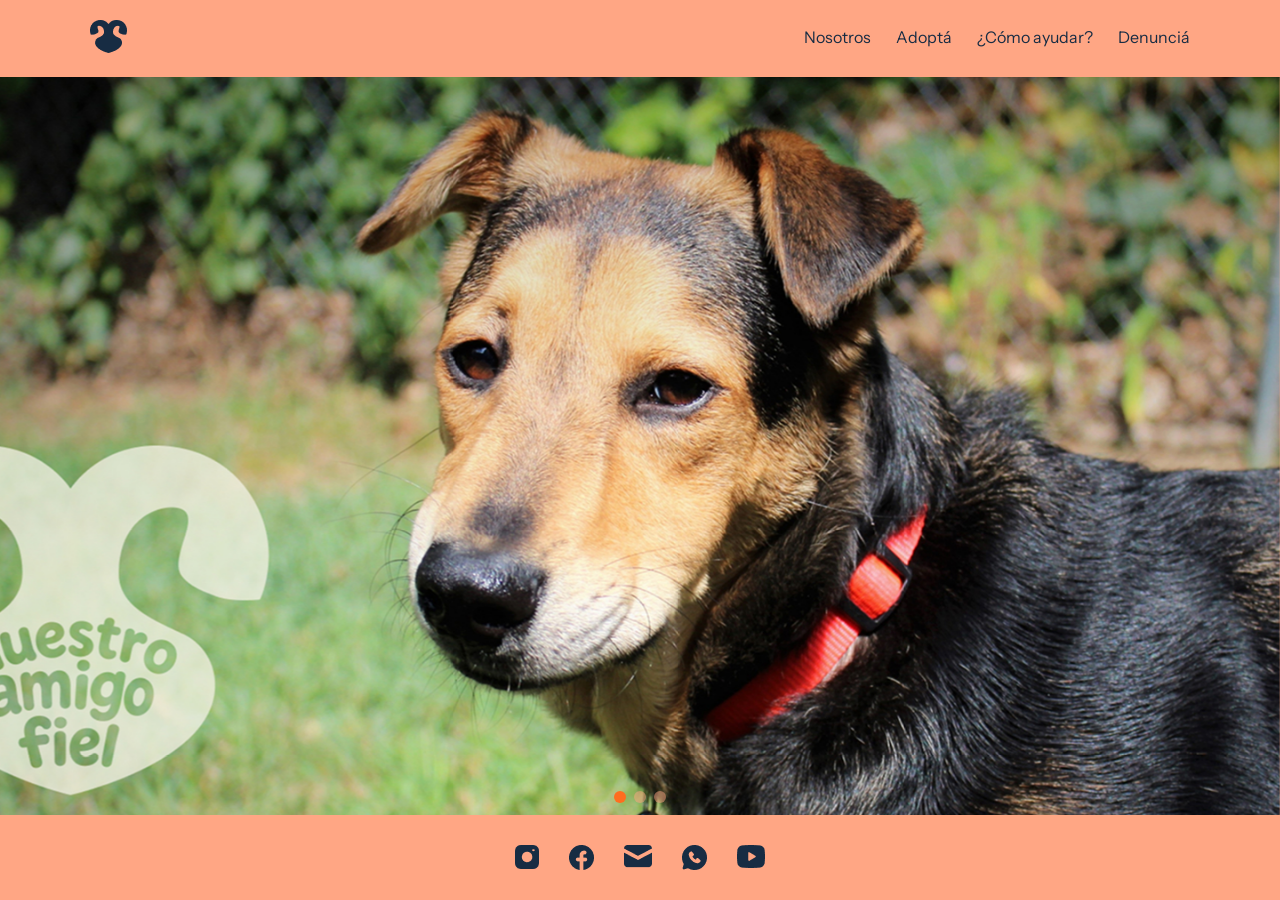
<file: index.html>
<!DOCTYPE html>
<html>

<head>
    <meta charset="utf-8" />
    <title>Inicio</title>
    <link rel="stylesheet" href="estilosg.css" type="text/css">
    <link rel="icon" type="image/x-icon" href="imagenes/iconos/favicon.png">
    <link rel="stylesheet" href="swiper/swiper-bundle.min.css">
    <meta name="viewport" content="width=device-width, initial-scale=1.0">
    <style>
        @import url('https://fonts.googleapis.com/css2?family=Fredoka:wght@300..700&family=Instrument+Sans:ital,wght@0,400..700;1,400..700&display=swap');
    </style>
</head>

<body id="body-index">
    <header>
        <div class="contenedor">
            <a href="index.html" target="_self">
                <div class="isotipo"></div>
            </a>
            <nav>
                <a href="nosotros.html">Nosotros</a>
                <a href="adopta.html">Adoptá</a>
                <a href="comoayudar.html">¿Cómo ayudar?</a>
                <a href="denuncia.html">Denunciá</a>
            </nav>
        </div>
    </header>

    <main id="mainindex">
        <div id="galeria-index" class="swiper">
            <div class="swiper-wrapper">
                <div class="swiper-slide">
                    <img id="perroadopción" src="imagenes/img/index_slide1.jpg" alt="perro en adopción">
                </div>
                <div class="swiper-slide">
                    <img id="gatoadopcion" src="imagenes/img/index_slide2.jpg" alt="gato en adopción">
                </div>
                <div class="swiper-slide">
                    <img id="perroadopcion2" src="imagenes/img/index_slide3.jpg" alt="perro en adopción">
                </div>
            </div>
            <div class="swiper-pagination"></div>
        </div>
    </main>

    <footer id="footer-index">
        <ul id="contacto-index">
            <li>
                <a href="https://www.instagram.com/asoc.nuestroamigofiel/" target="_blank" class="instagram">
                    <img class="normal" src="imagenes/iconos/icono-instagram.png" alt="icono instagram" width="24px"
                        height="24px">
                    <img class="hover" src="imagenes/iconos/icono-instagram-naranja.png" alt="icono instagram"
                        width="24px" height="24px">
                </a>
            </li>
            <li>
                <a href="https://www.facebook.com/NuestroAmigoFiel" target="_blank" class="facebook">
                    <img class="normal" src="imagenes/iconos/icono-facebook.png" alt="icono facebook" width="25px"
                        height="25px">
                    <img class="hover" src="imagenes/iconos/icono-facebook-naranja.png" alt="icono facebook"
                        width="25px" height="25px">
                </a>
            </li>
            <li>
                <a href="mailto:info@nuestroamigofiel.com.ar" target="_blank" class="mail">
                    <img class="normal" src="imagenes/iconos/icono-mail.png" alt="icono mail" width="28px"
                        height="23px">
                    <img class="hover" src="imagenes/iconos/icono-mail-naranja.png" alt="icono mail" width="28px"
                        height="23px">
                </a>
            </li>
            <li>
                <a href="tel:1137265450" target="_blank" class="whatsapp">
                    <img class="normal" src="imagenes/iconos/icono-whatsapp.png" alt="icono whatsapp" width="25px"
                        height="25px">
                    <img class="hover" src="imagenes/iconos/icono-whatsapp-naranja.png" alt="icono whatsapp"
                        width="25px" height="25px">
                </a>
            </li>
            <li>
                <a href="https://www.youtube.com/user/nuestroamigofielr" target="_blank" class="youtube">
                    <img class="normal" src="imagenes/iconos/icono-youtube.png" alt="icono youtube" width="28px"
                        height="23px">
                    <img class="hover" src="imagenes/iconos/icono-youtube-naranja.png" alt="icono youtube" width="28px"
                        height="23px">
                </a>
            </li>
        </ul>
    </footer>
    <script src="swiper/swiper-bundle.min.js"></script>
    <script>
        const swiper = new Swiper('#galeria-index', {
            loop: true,

            pagination: {
                el: '.swiper-pagination',
                clickable: true,
            },
        });
    </script>
</body>

</html>
</file>
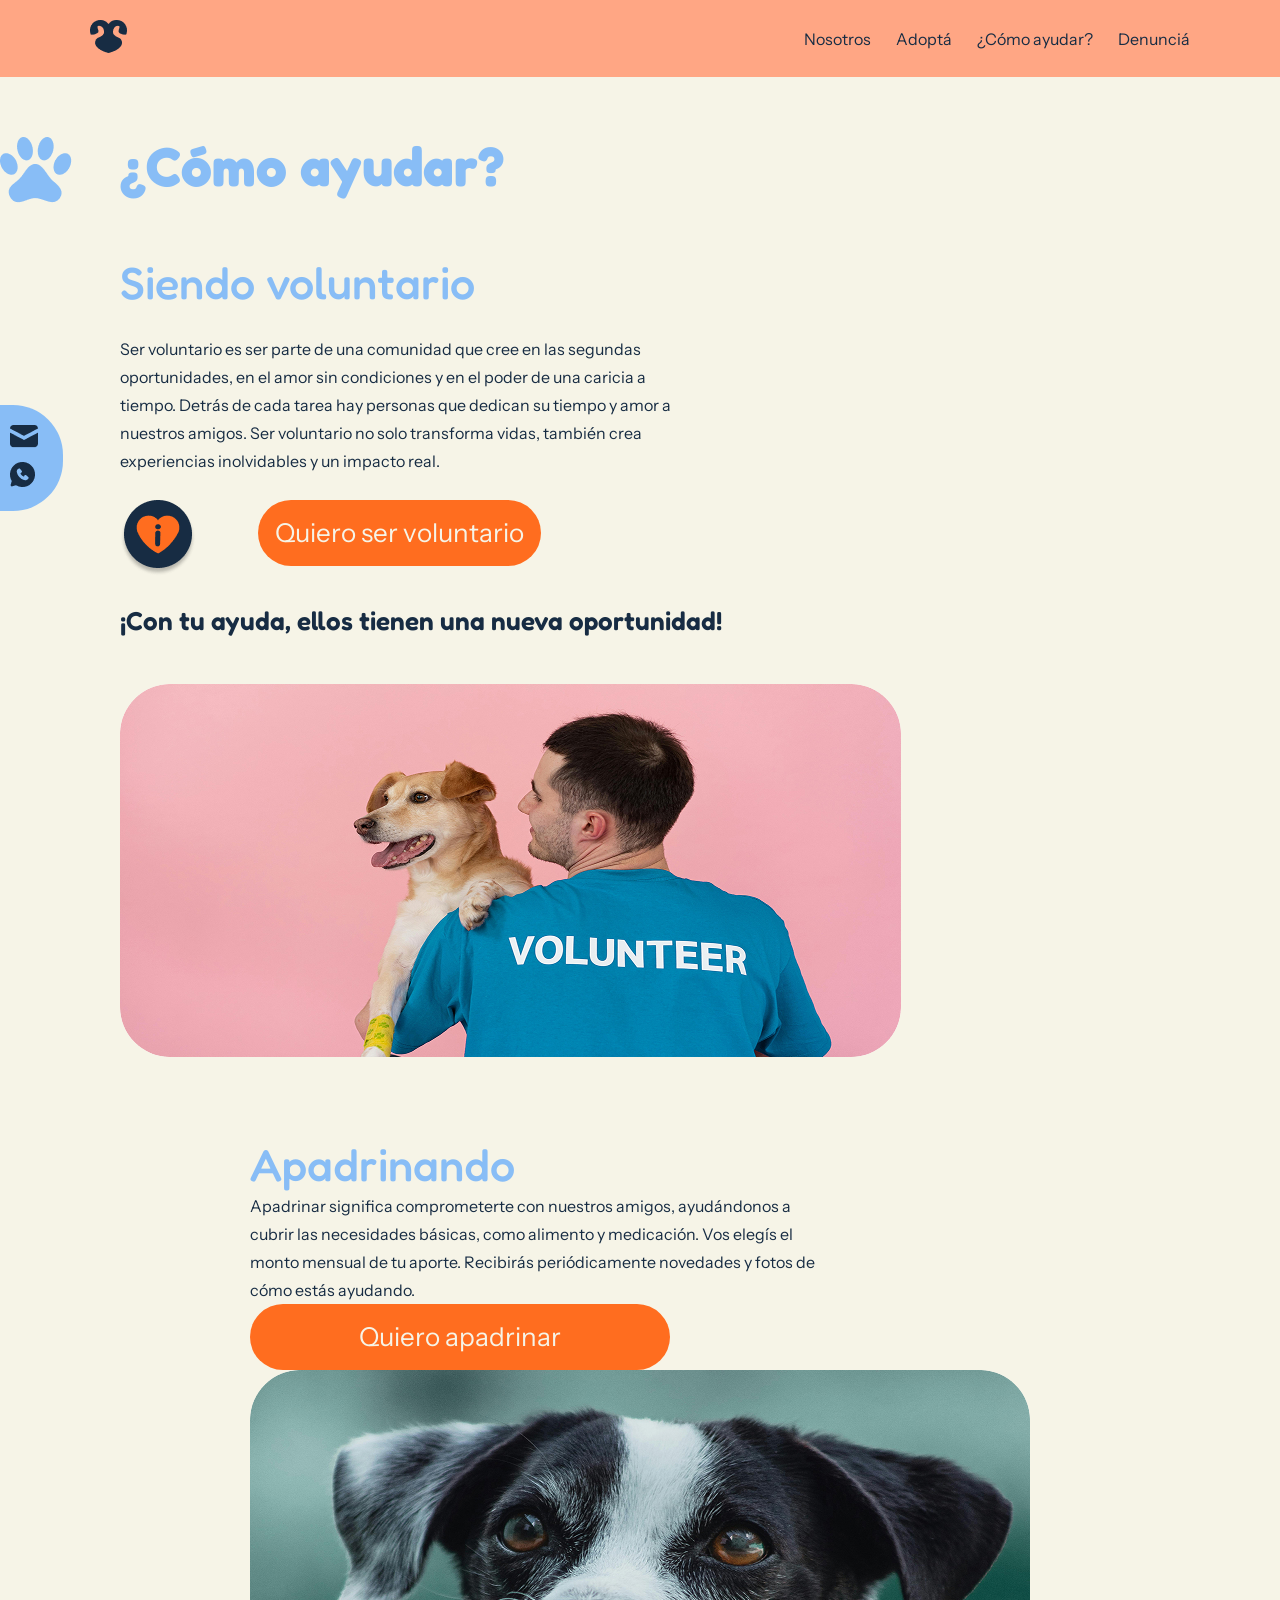
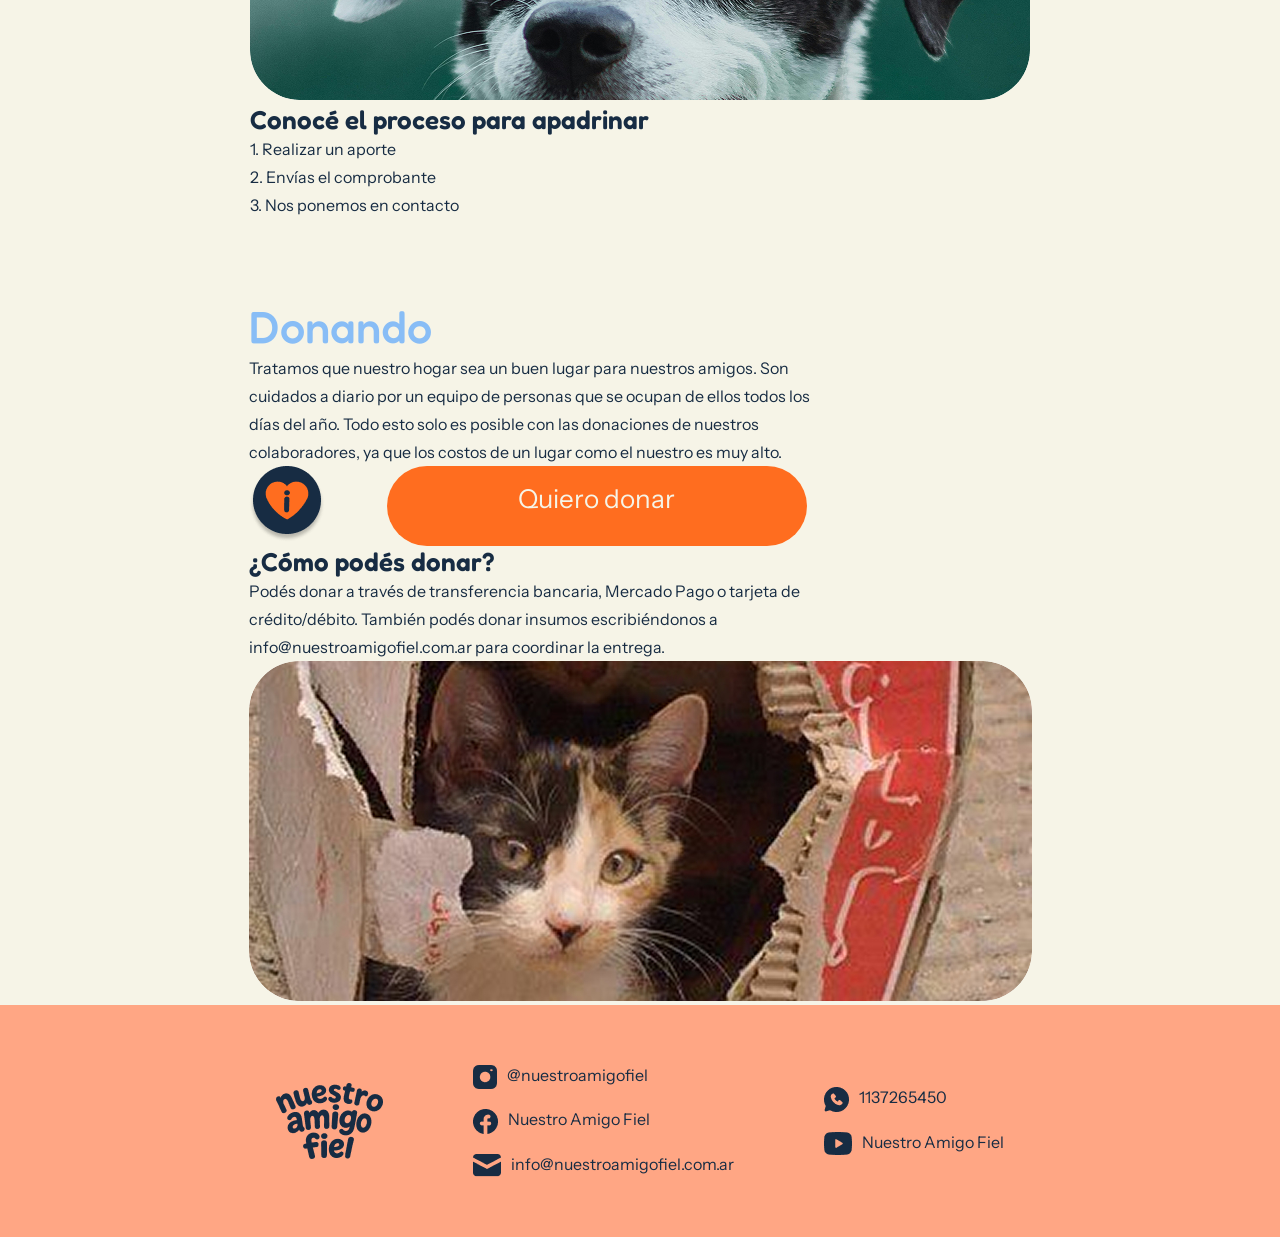
<file: comoayudar.html>
<!DOCTYPE html>
<html>

<head>
    <meta charset="utf-8" />
    <title>¿Cómo ayudar?</title>
    <link rel="stylesheet" href="estilosg.css" type="text/css">
    <link rel="icon" type="image/x-icon" href="imagenes/iconos/favicon.png">
    <meta name="viewport" content="width=device-width, initial-scale=1.0">
    <style>
        @import url('https://fonts.googleapis.com/css2?family=Fredoka:wght@300..700&family=Instrument+Sans:ital,wght@0,400..700;1,400..700&display=swap');
    </style>
</head>

<body>
    <header>
        <div class="contenedor">
            <a href="index.html">
                <img src="imagenes/iconos/icono.png" alt="ícono" width="37" height="33">
            </a>
            <nav>
                <a href="nosotros.html">Nosotros</a>
                <a href="adopta.html">Adoptá</a>
                <a href="comoayudar.html">¿Cómo ayudar?</a>
                <a href="denuncia.html">Denunciá</a>
            </nav>
        </div>
    </header>

    <main id="comoayudar-main">
        <section class="fijo">
            <ul class="fijo-ul">
                <li>
                    <a href="mailto:info@nuestroamigofiel.com.ar" target="_blank" class="mail">
                        <img class="normal" src="imagenes/iconos/icono-mail.png" alt="icono mail" width="28px"
                            height="23px">
                        <img class="hover" src="imagenes/iconos/icono-mail-naranja.png" alt="icono mail" width="28px"
                            height="23px">
                    </a>
                </li>
                <li>
                    <a href="tel:1137265450" target="_blank" class="whatsapp">
                        <img class="normal" src="imagenes/iconos/icono-whatsapp.png" alt="icono whatsapp" width="25px"
                            height="25px">
                        <img class="hover" src="imagenes/iconos/icono-whatsapp-naranja.png" alt="icono whatsapp"
                            width="25px" height="25px">
                    </a>
                </li>
            </ul>
        </section>
        <section id="como">
            <div id="patita"><img src="imagenes/iconos/patita-icono.png" alt="icono de patita" width="72px"
                    height="66px">
            </div>
            <div id="div-voluntario1">
                <h1>¿Cómo ayudar?</h1>
                <div id="div-voluntario2">
                    <article id="voluntario">
                        <h2>Siendo voluntario</h2>
                        <p>Ser voluntario es ser parte de una comunidad que cree en las segundas oportunidades, en el
                            amor
                            sin condiciones y en el poder de una caricia a tiempo. Detrás de cada tarea hay personas que
                            dedican su tiempo y amor a nuestros amigos. Ser voluntario no solo transforma vidas, también
                            crea experiencias inolvidables y un impacto real.</p>
                        <div class="botones">
                            <a href="#popup-tareas"><img src="imagenes/iconos/boton-pata.png" alt="boton del popup"></a>

                            <div id="popup-tareas" class="modal">
                                <div class="contenido">
                                    <h3>¿Qué tareas haría?</h3>
                                    <h4>Hay muchas formas de colaborar según tus intereses y habilidades.<br>
                                        Podés postularte hoy mismo para:</h4>
                                    <p>Trabajar directo con nuestros amigos</p>
                                    <p>Ayudar en las tareas administrativas</p>
                                    <p>Aportar al mantenimiento del refugio</p>
                                    <a href="#voluntario" class="cerrar">X</a>
                                </div>
                            </div>

                            <div>
                                <a href="#popup-voluntario" class="boton">Quiero ser voluntario</a>

                                <div id="popup-voluntario" class="modal">
                                    <div class="contenido">
                                        <h3>¡Listo! Ya te enviamos la información</h3>
                                        <a href="#voluntario" class="cerrar">X</a>
                                    </div>
                                </div>
                            </div>
                        </div>
                        <h3>¡Con tu ayuda, ellos tienen una nueva oportunidad!</h3>
                    </article>
                    <img class="bordefotos" src="imagenes/img/comoayudar_1.jpg" alt="voluntario" width="781px"
                        height="373px">
                </div>
            </div>

        </section>
        <section>
            <article>
                <div>
                    <h2>Apadrinando</h2>
                    <p>Apadrinar significa comprometerte con nuestros amigos, ayudándonos a cubrir las necesidades
                        básicas, como alimento y medicación. Vos elegís el monto mensual de tu aporte. Recibirás
                        periódicamente novedades y fotos de cómo estás ayudando. </p>
                    <a href="https://web.whatsapp.com/" class="boton" target="_blank">Quiero apadrinar</a>
                </div>
                <img class="bordefotos" src="imagenes/img/comoayudar_2.jpg" alt="perro" width="780px" height="330px">
            </article>
            <article>
                <h3>Conocé el proceso para apadrinar</h3>
                <div class="proceso">
                    <p>1. Realizar un aporte</p>
                    <p>2. Envías el comprobante</p>
                    <p>3. Nos ponemos en contacto</p>
                </div>
            </article>

        </section>
        <section>
            <article>
                <h2>Donando</h2>
                <p>Tratamos que nuestro hogar sea un buen lugar para nuestros amigos.
                    Son cuidados a diario por un equipo de personas que se ocupan de ellos todos los días del año. Todo
                    esto solo es posible con las donaciones de nuestros colaboradores, ya que los costos de un lugar
                    como el nuestro es muy alto.</p>
                <div class="botones">
                    <a href="#popup-donando"><img src="imagenes/iconos/boton-pata.png" alt="boton del popup"></a>

                    <div id="popup-donando" class="modal">
                        <div class="contenido">
                            <h3>¿¿Cuál es su destino?</h3>
                            <p>Alimentación, medicación y limpieza </p>
                            <p>Interconsultas con veterinarios externos</p>
                            <p>Cuidados médicos y rescate de animales</p>
                            <p>Remuneraciones para veterinarios e infraestructura</p>
                            <p>Protocolos: controles, estudios y tratamientos</p>
                            <a href="#voluntario" class="cerrar">X</a>
                        </div>
                    </div>
                    <a href="https://www.mercadopago.com.ar" class="boton" target="_blank">Quiero donar</a>
                </div>
            </article>

            <article>
                <h3>¿Cómo podés donar?</h3>
                <p>Podés donar a través de transferencia bancaria, Mercado Pago o tarjeta
                    de crédito/débito. También podés donar insumos escribiéndonos a
                    info@nuestroamigofiel.com.ar para
                    coordinar la entrega.</p>

            </article>

            <img class="bordefotos" src="imagenes/img/comoayudar_3.jpg" alt="gato" width="783px" height="340px">
        </section>
    </main>

    <footer>
        <img src="imagenes/iconos/img_logotipo.png" width="107" height="76">
        <ul class="contacto">
            <li>
                <a href="https://www.instagram.com/asoc.nuestroamigofiel/" target="_blank" class="instagram">
                    <img class="normal" src="imagenes/iconos/icono-instagram.png" alt="icono instagram" width="24px"
                        height="24px">
                    <img class="hover" src="imagenes/iconos/icono-instagram-naranja.png" alt="icono instagram"
                        width="24px" height="24px">
                </a>
                <a href="https://www.instagram.com/asoc.nuestroamigofiel/" target="_blank">@nuestroamigofiel</a>
            </li>
            <li>
                <a href="https://www.facebook.com/NuestroAmigoFiel" target="_blank" class="facebook">
                    <img class="normal" src="imagenes/iconos/icono-facebook.png" alt="icono facebook" width="25px"
                        height="25px">
                    <img class="hover" src="imagenes/iconos/icono-facebook-naranja.png" alt="icono facebook"
                        width="25px" height="25px">
                </a>
                <a href="https://www.facebook.com/NuestroAmigoFiel" target="_blank">Nuestro Amigo Fiel</a>
            </li>
            <li>
                <a href="mailto:info@nuestroamigofiel.com.ar" target="_blank" class="mail">
                    <img class="normal" src="imagenes/iconos/icono-mail.png" alt="icono mail" width="28px"
                        height="23px">
                    <img class="hover" src="imagenes/iconos/icono-mail-naranja.png" alt="icono mail" width="28px"
                        height="23px">
                </a>
                <a href="mailto:info@nuestroamigofiel.com.ar" target="_blank">info@nuestroamigofiel.com.ar</a>
            </li>
        </ul>
        <ul class="contacto">
            <li>
                <a href="tel:1137265450" target="_blank" class="whatsapp">
                    <img class="normal" src="imagenes/iconos/icono-whatsapp.png" alt="icono whatsapp" width="25px"
                        height="25px">
                    <img class="hover" src="imagenes/iconos/icono-whatsapp-naranja.png" alt="icono whatsapp"
                        width="25px" height="25px">
                </a>
                <a href="tel:1137265450" target="_blank">1137265450</a>
            </li>
            <li>
                <a href="https://www.youtube.com/user/nuestroamigofielr" target="_blank" class="youtube">
                    <img class="normal" src="imagenes/iconos/icono-youtube.png" alt="icono youtube" width="28px"
                        height="23px">
                    <img class="hover" src="imagenes/iconos/icono-youtube-naranja.png" alt="icono youtube" width="28px"
                        height="23px">
                </a>
                <a href="https://www.youtube.com/user/nuestroamigofielr" target="_blank">Nuestro Amigo Fiel</a>
            </li>
        </ul>
    </footer>
</body>

</html>
</file>
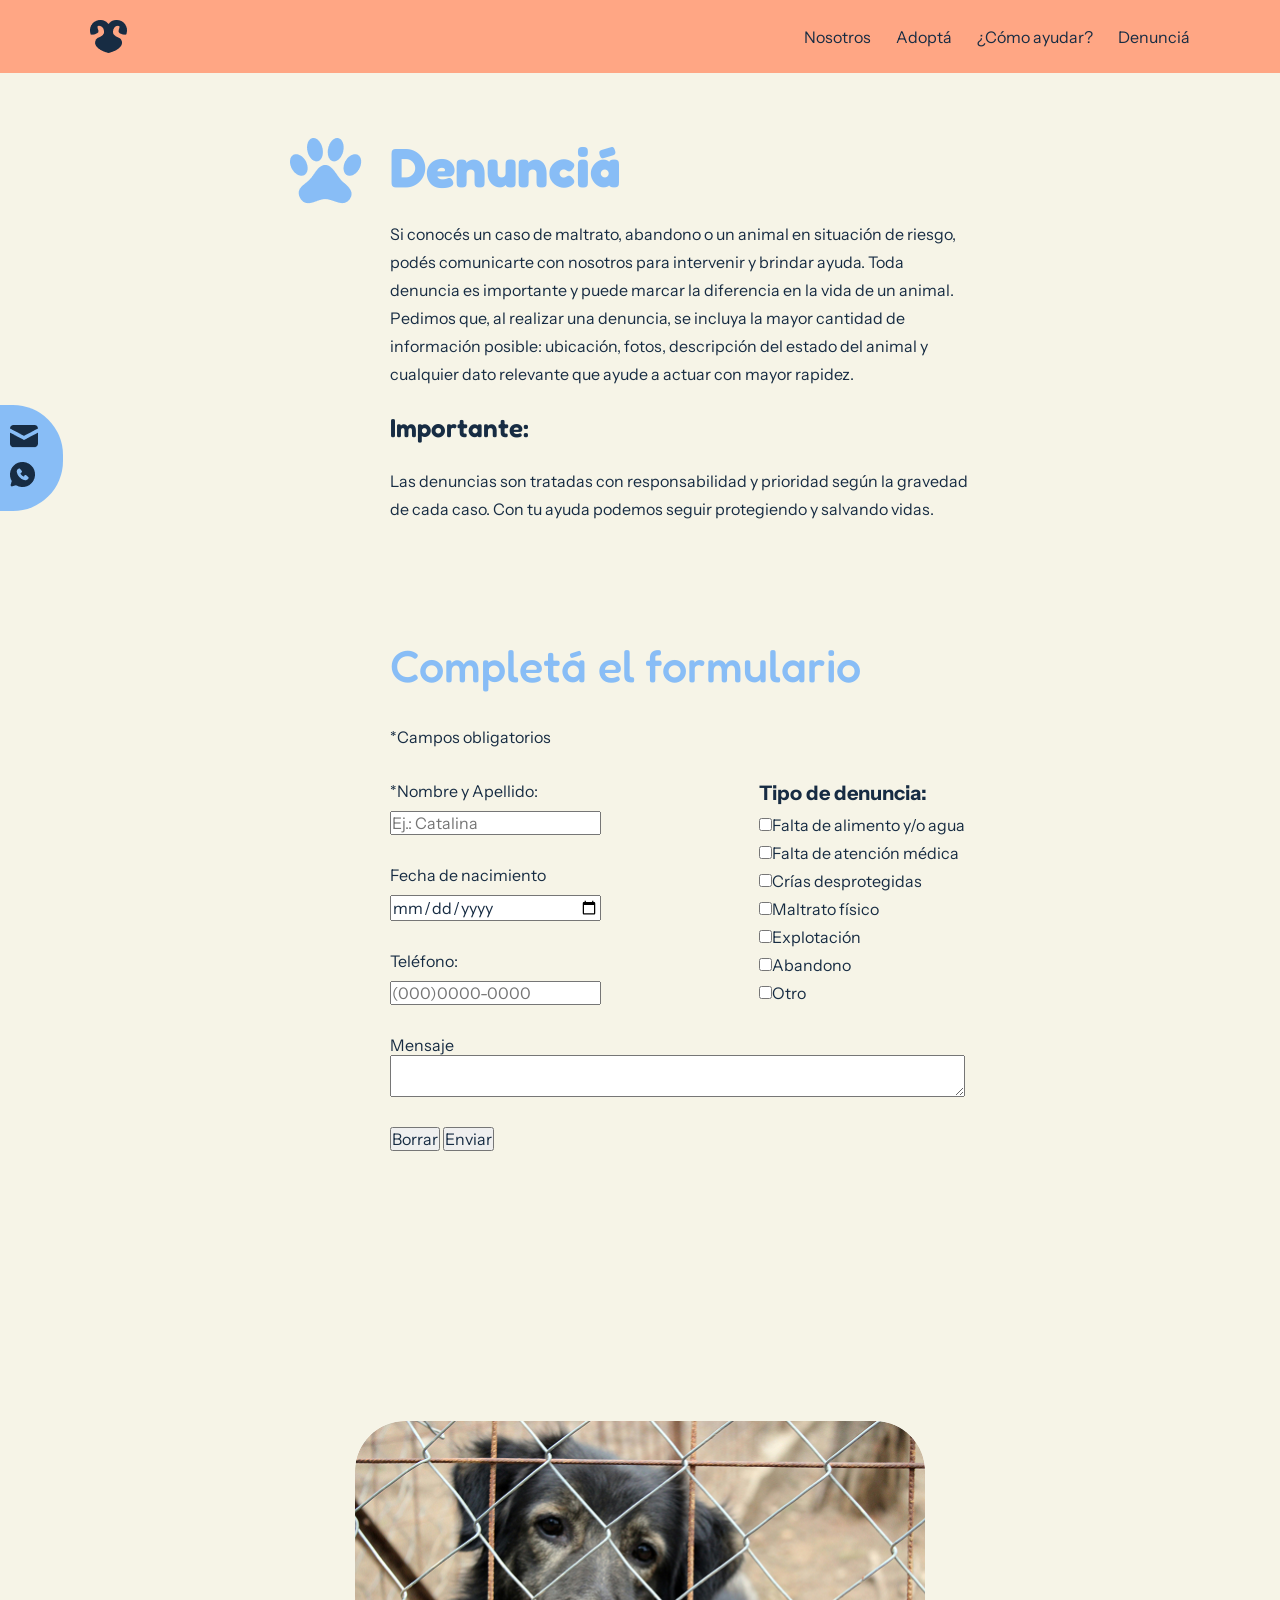
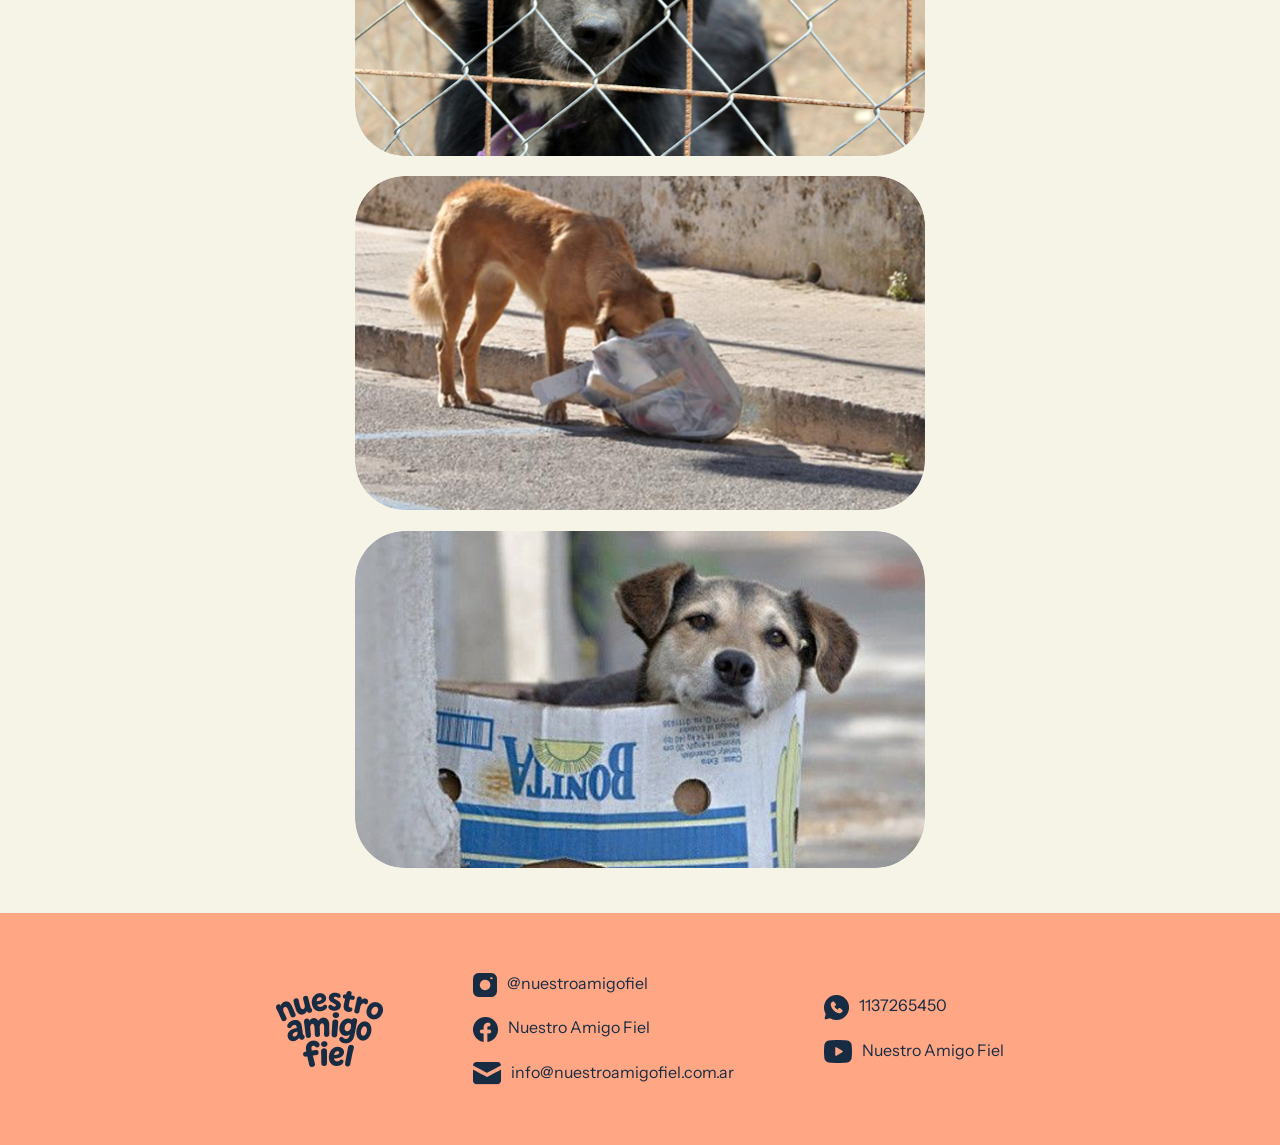
<file: denuncia.html>
<!DOCTYPE html>
<html>

<head>
    <meta charset="utf-8" />
    <title>Denunciá</title>
    <link rel="stylesheet" href="estilosg.css" type="text/css">
    <link rel="icon" type="image/x-icon" href="imagenes/iconos/favicon.png">
    <link rel="stylesheet" href="swiper/swiper-bundle.min.css">
    <meta name="viewport" content="width=device-width, initial-scale=1.0">
    <style>
        @import url('https://fonts.googleapis.com/css2?family=Fredoka:wght@300..700&family=Instrument+Sans:ital,wght@0,400..700;1,400..700&display=swap');
    </style>
</head>

<body>
    <header>
        <div class="contenedor">
            <a href="index.html" target="_self">
                <div class="isotipo"></div>
            </a>
            <nav>
                <a href="nosotros.html">Nosotros</a>
                <a href="adopta.html">Adoptá</a>
                <a href="comoayudar.html">¿Cómo ayudar?</a>
                <a href="denuncia.html">Denunciá</a>
            </nav>
        </div>
    </header>


    <main id="maincontacto">
        <section class="fijo">
            <ul class="fijo-ul">
                <li>
                    <a href="mailto:info@nuestroamigofiel.com.ar" target="_blank" class="mail">
                        <img class="normal" src="imagenes/iconos/icono-mail.png" alt="icono mail" width="28px"
                            height="23px">
                        <img class="hover" src="imagenes/iconos/icono-mail-naranja.png" alt="icono mail" width="28px"
                            height="23px">
                    </a>
                </li>
                <li>
                    <a href="tel:1137265450" target="_blank" class="whatsapp">
                        <img class="normal" src="imagenes/iconos/icono-whatsapp.png" alt="icono whatsapp" width="25px"
                            height="25px">
                        <img class="hover" src="imagenes/iconos/icono-whatsapp-naranja.png" alt="icono whatsapp"
                            width="25px" height="25px">
                    </a>
                </li>
            </ul>
        </section>
        <section class="denunciaimg">
            <div id="patitadenuncia"><img src="imagenes/iconos/patita-icono.png" alt="icono de patita" width="72px"
                    height="66px"></div>
            <article class="huella">
                <div class="denunciatexto">
                    <h1>Denunciá</h1>
                    <p>Si conocés un caso de maltrato, abandono o un animal en situación de riesgo,
                        podés comunicarte con nosotros para intervenir y brindar ayuda. Toda denuncia es importante y
                        puede
                        marcar la diferencia en la vida de un animal. Pedimos que, al realizar una denuncia, se incluya
                        la
                        mayor
                        cantidad de información posible: ubicación, fotos, descripción del estado del animal y cualquier
                        dato
                        relevante que ayude a actuar con mayor rapidez.</p>
                    <h3>Importante:</h3>
                    <p>Las denuncias son tratadas con responsabilidad y prioridad según la gravedad de cada caso. Con tu
                        ayuda
                        podemos seguir protegiendo y salvando vidas.</p>
                </div>
            </article>

            <article class="formulario">
                <h2>Completá el formulario</h2>
                <p>*Campos obligatorios</p>
                <form method="post" action="mailto:lucianacarrera2605@gmail.comsubject=Hola%luciana" target="_blank"
                    enctype="text/plain">
                    <div class="info-checkbox">
                        <div class="nombre-fecha-telefono">
                            <div>
                                <label for="Nombreyapellido:">*Nombre y Apellido:</label>
                                <input type="text" name="*Nombre" id="Nombreyapellido" maxlength="40"
                                    placeholder="Ej.: Catalina" required>
                            </div>
                            <div>
                                <label for="Fecha">Fecha de nacimiento</label>
                                <input type="date" name="Nacimiento" id="nacimiento">
                            </div>
                            <div>
                                <label for="Teléfono">Teléfono:</label>
                                <input type="tel" name="Teléfono" id="Teléfono" placeholder="(000)0000-0000">
                            </div>
                        </div>

                        <div class="denuncia">
                            <h4>Tipo de denuncia:</h4>
                            <div class="checkbox">
                                <label for="Tipo de denuncia:"><input type="checkbox" name="Tipo de denuncia:"
                                        value="Fotografía" id="Falta de alimento y/o agua">Falta de alimento y/o
                                    agua</label>
                                <label for="Tipo de denuncia:"><input type="checkbox" name="Tipo de denuncia:"
                                        value="Falta de atención médica" id="Falta de atención médica">Falta de atención
                                    médica</label>
                                <label for="Tipo de denuncia:"><input type="checkbox" name="Tipo de denuncia:"
                                        value="Crías desprotegidas" id="Crías desprotegidas">Crías desprotegidas</label>
                                <label for="Tipo de denuncia:"><input type="checkbox" name="Tipo de denuncia:"
                                        value="Maltrato físico" id="Maltrato físico">Maltrato físico</label>
                                <label for="Tipo de denuncia:"><input type="checkbox" name="Tipo de denuncia:"
                                        value="Explotación" id="Explotación">Explotación</label>
                                <label for="Tipo de denuncia:"><input type="checkbox" name="Tipo de denuncia:"
                                        value="Abandono" id="Abandono">Abandono</label>
                                <label for=" Tipo de denuncia:"><input type="checkbox" name="Tipo de denuncia:"
                                        value="Otro" id="Otro">Otro</label>
                            </div>
                        </div>
                    </div>
                    <div class="mensaje">
                        <label for="Mensaje">Mensaje</label>
                        <textarea name="Mensaje" id="Mensaje" maxlength="400"></textarea>
                    </div>

                    <div>
                        <input type="reset" value="Borrar">
                        <input type="submit" value="Enviar">
                    </div>
                </form>
            </article>
        </section>

        <section class="fotosdenuncia">
            <img class="animacion-fade bordefotos" src="imagenes/img/denuncia_1.jpg" alt="denuncia1">
            <img class="animacion-fade bordefotos" src="imagenes/img/denuncia_2.jpg" alt="denuncia2">
            <img class="animacion-fade bordefotos" src="imagenes/img/denuncia_3.jpg" alt="denuncia3">
        </section>
    </main>


    <footer>
        <img src="imagenes/iconos/img_logotipo.png" width="107" height="76">
        <ul class="contacto">
            <li>
                <a href="https://www.instagram.com/asoc.nuestroamigofiel/" target="_blank" class="instagram">
                    <img class="normal" src="imagenes/iconos/icono-instagram.png" alt="icono instagram" width="24px"
                        height="24px">
                    <img class="hover" src="imagenes/iconos/icono-instagram-naranja.png" alt="icono instagram"
                        width="24px" height="24px">
                </a>
                <a href="https://www.instagram.com/asoc.nuestroamigofiel/" target="_blank">@nuestroamigofiel</a>
            </li>
            <li>
                <a href="https://www.facebook.com/NuestroAmigoFiel" target="_blank" class="facebook">
                    <img class="normal" src="imagenes/iconos/icono-facebook.png" alt="icono facebook" width="25px"
                        height="25px">
                    <img class="hover" src="imagenes/iconos/icono-facebook-naranja.png" alt="icono facebook"
                        width="25px" height="25px">
                </a>
                <a href="https://www.facebook.com/NuestroAmigoFiel" target="_blank">Nuestro Amigo Fiel</a>
            </li>
            <li>
                <a href="mailto:info@nuestroamigofiel.com.ar" target="_blank" class="mail">
                    <img class="normal" src="imagenes/iconos/icono-mail.png" alt="icono mail" width="28px"
                        height="23px">
                    <img class="hover" src="imagenes/iconos/icono-mail-naranja.png" alt="icono mail" width="28px"
                        height="23px">
                </a>
                <a href="mailto:info@nuestroamigofiel.com.ar" target="_blank">info@nuestroamigofiel.com.ar</a>
            </li>
        </ul>
        <ul class="contacto">
            <li>
                <a href="tel:1137265450" target="_blank" class="whatsapp">
                    <img class="normal" src="imagenes/iconos/icono-whatsapp.png" alt="icono whatsapp" width="25px"
                        height="25px">
                    <img class="hover" src="imagenes/iconos/icono-whatsapp-naranja.png" alt="icono whatsapp"
                        width="25px" height="25px">
                </a>
                <a href="tel:1137265450" target="_blank">1137265450</a>
            </li>
            <li>
                <a href="https://www.youtube.com/user/nuestroamigofielr" target="_blank" class="youtube">
                    <img class="normal" src="imagenes/iconos/icono-youtube.png" alt="icono youtube" width="28px"
                        height="23px">
                    <img class="hover" src="imagenes/iconos/icono-youtube-naranja.png" alt="icono youtube" width="28px"
                        height="23px">
                </a>
                <a href="https://www.youtube.com/user/nuestroamigofielr" target="_blank">Nuestro Amigo Fiel</a>
            </li>
        </ul>
    </footer>
</body>

</html>
</file>
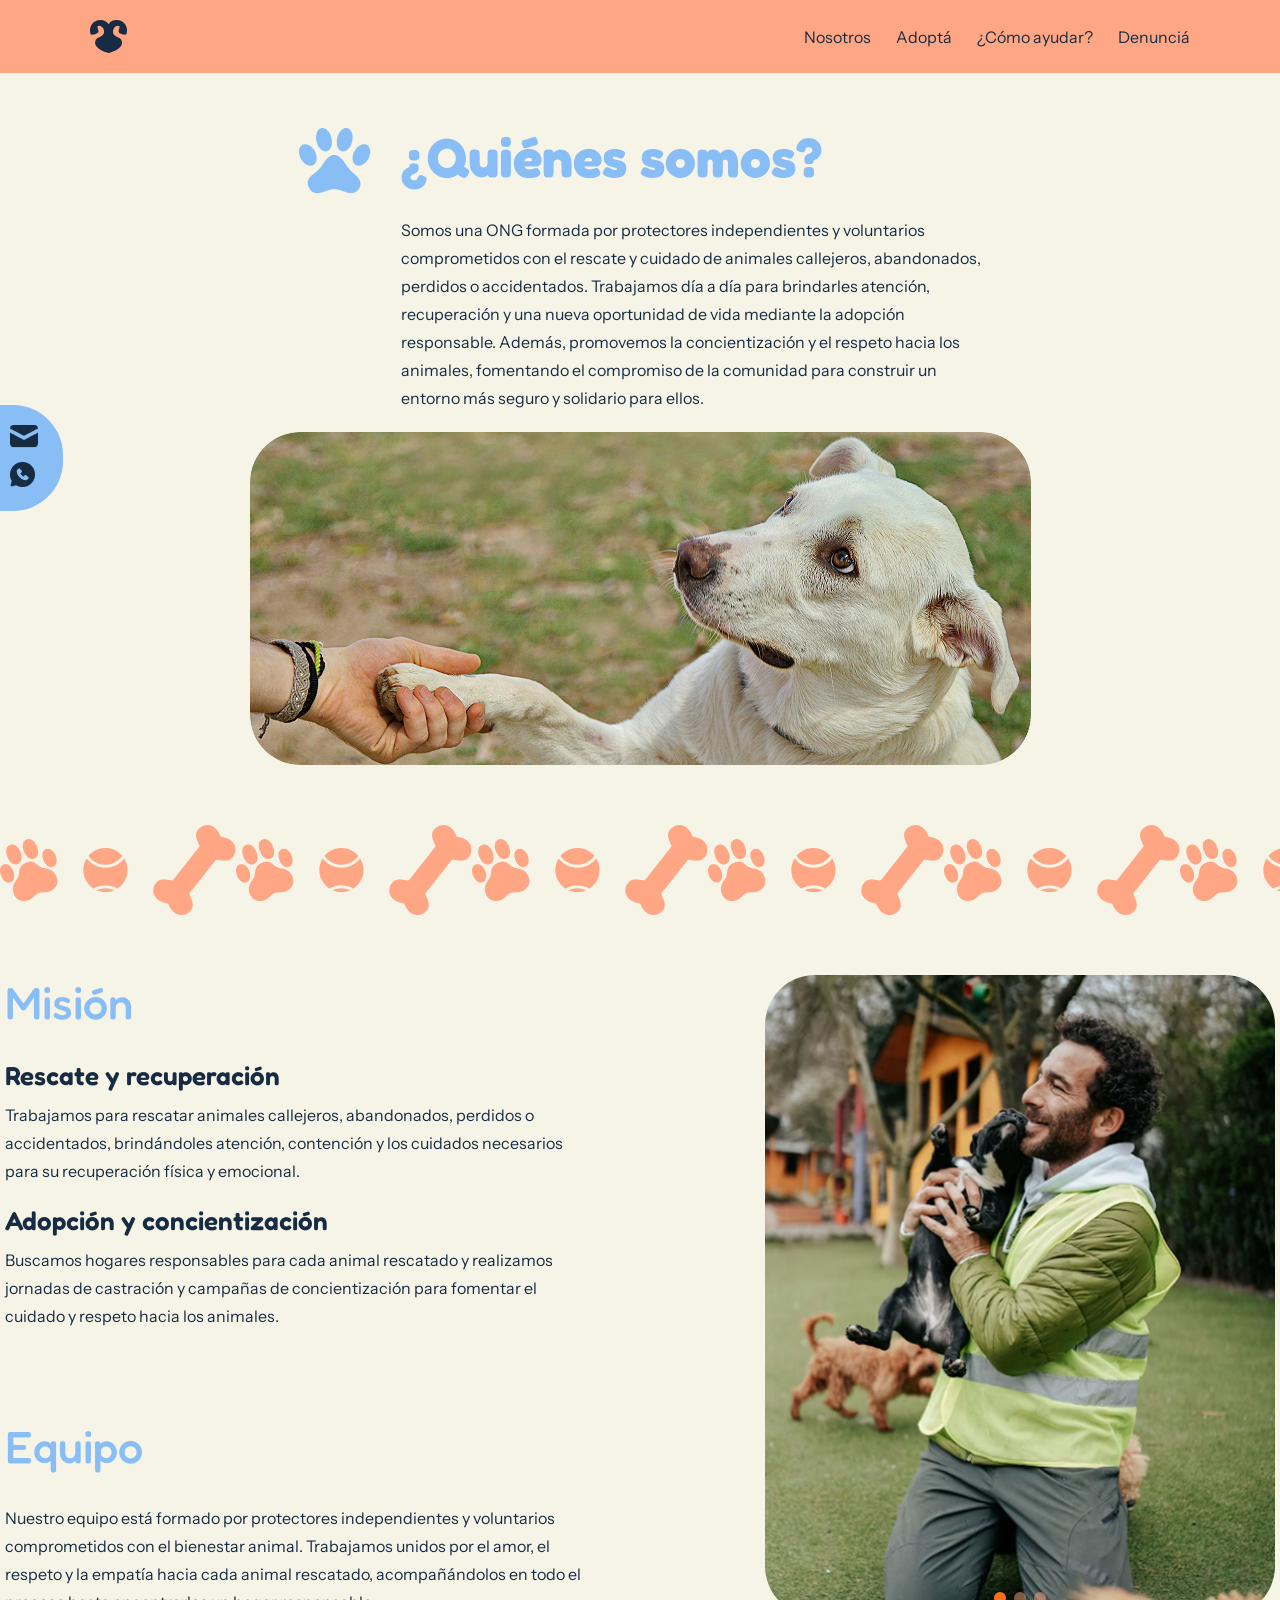
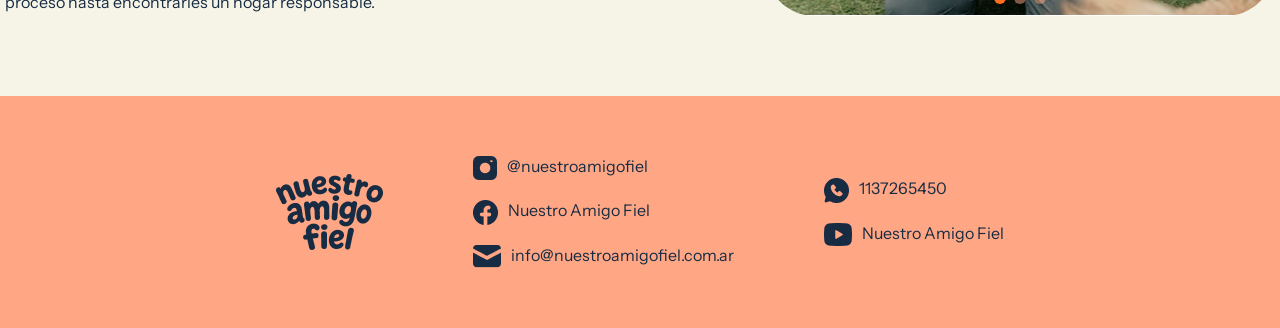
<file: nosotros.html>
<!DOCTYPE html>
<html>

<head>
	<meta charset="utf-8" />
	<title>Nosotros</title>
	<link rel="stylesheet" href="estilosg.css" type="text/css">
	<link rel="icon" type="image/x-icon" href="imagenes/iconos/favicon.png">
	<link rel="stylesheet" href="swiper/swiper-bundle.min.css">
	<meta name="viewport" content="width=device-width, initial-scale=1.0">
	<style>
		@import url('https://fonts.googleapis.com/css2?family=Fredoka:wght@300..700&family=Instrument+Sans:ital,wght@0,400..700;1,400..700&display=swap');
	</style>
</head>

<body>
	<header>
		<div class="contenedor">
			<a href="index.html" target="_self">
				<div class="isotipo"></div>
			</a>
			<nav>
				<a href="nosotros.html">Nosotros</a>
				<a href="adopta.html">Adoptá</a>
				<a href="comoayudar.html">¿Cómo ayudar?</a>
				<a href="denuncia.html">Denunciá</a>
			</nav>
		</div>
	</header>


	<main id="main-nosotros">
		<section class="fijo">
			<ul class="fijo-ul">
				<li>
					<a href="mailto:info@nuestroamigofiel.com.ar" target="_blank" class="mail">
						<img class="normal" src="imagenes/iconos/icono-mail.png" alt="icono mail" width="28px"
							height="23px">
						<img class="hover" src="imagenes/iconos/icono-mail-naranja.png" alt="icono mail" width="28px"
							height="23px">
					</a>
				</li>
				<li>
					<a href="tel:1137265450" target="_blank" class="whatsapp">
						<img class="normal" src="imagenes/iconos/icono-whatsapp.png" alt="icono whatsapp" width="25px"
							height="25px">
						<img class="hover" src="imagenes/iconos/icono-whatsapp-naranja.png" alt="icono whatsapp"
							width="25px" height="25px">
					</a>
				</li>
			</ul>
		</section>
		<section id="sobre-nosotros">
			<div id="patitanosotros"><img src="imagenes/iconos/patita-icono.png" alt="icono de patita" width="72px"
					height="66px">
			</div>
			<article class="mision-equipo">
				<h1>¿Quiénes somos?</h1>
				<p>Somos una ONG formada por protectores independientes y voluntarios comprometidos con el rescate y
					cuidado de animales callejeros, abandonados, perdidos o accidentados. Trabajamos día a día para
					brindarles atención, recuperación y una nueva oportunidad de vida mediante la adopción responsable.
					Además, promovemos la concientización y el respeto hacia los animales, fomentando el compromiso de
					la comunidad para construir un entorno más seguro y solidario para ellos.</p>
			</article>
			<img class="bordefotos animacion-fade" src="imagenes/img/nosotros_1.jpg" alt="perro patita" width="781px"
				height="333px">
		</section>

		<div class="trama"></div>

		<section id="mision-equipo-nosotros">
			<article>
				<div class="mision-equipo">
					<h2>Misión</h2>
					<ul>
						<li>
							<h3>Rescate y recuperación</h3>
							<p>Trabajamos para rescatar animales callejeros, abandonados, perdidos o accidentados,
								brindándoles atención, contención y los cuidados necesarios para su recuperación física
								y emocional.</p>
						</li>

						<li>
							<h3>Adopción y concientización</h3>
							<p>Buscamos hogares responsables para cada animal rescatado y realizamos jornadas de
								castración y campañas de concientización para fomentar el cuidado y respeto hacia los
								animales.</p>
						</li>
					</ul>
				</div>
				<div class="mision-equipo">
					<h2>Equipo</h2>
					<p>Nuestro equipo está formado por protectores independientes y voluntarios comprometidos con el
						bienestar animal. Trabajamos unidos por el amor, el respeto y la empatía hacia cada animal
						rescatado, acompañándolos en todo el proceso hasta encontrarles un hogar responsable.</p>
				</div>
			</article>
			<div id="galeria-nosotros" class="swiper">
				<div class="swiper-wrapper">
					<div class="swiper-slide">
						<img class="bordefotos" src="imagenes/img/nosotros_slide1.jpg" alt="equipo">
					</div>
					<div class="swiper-slide">
						<img class="bordefotos" src="imagenes/img/nosotros_slide2.jpg" alt="equipo">
					</div>
					<div class="swiper-slide">
						<img class="bordefotos" src="imagenes/img/nosotros_slide3.jpg" alt="equipo">
					</div>
				</div>
				<div class="swiper-pagination"></div>
			</div>
		</section>
	</main>

	<footer>
		<img src="imagenes/iconos/img_logotipo.png" width="107" height="76">
		<ul class="contacto">
			<li>
				<a href="https://www.instagram.com/asoc.nuestroamigofiel/" target="_blank" class="instagram">
					<img class="normal" src="imagenes/iconos/icono-instagram.png" alt="icono instagram" width="24px"
						height="24px">
					<img class="hover" src="imagenes/iconos/icono-instagram-naranja.png" alt="icono instagram"
						width="24px" height="24px">
				</a>
				<a href="https://www.instagram.com/asoc.nuestroamigofiel/" target="_blank">@nuestroamigofiel</a>
			</li>
			<li>
				<a href="https://www.facebook.com/NuestroAmigoFiel" target="_blank" class="facebook">
					<img class="normal" src="imagenes/iconos/icono-facebook.png" alt="icono facebook" width="25px"
						height="25px">
					<img class="hover" src="imagenes/iconos/icono-facebook-naranja.png" alt="icono facebook"
						width="25px" height="25px">
				</a>
				<a href="https://www.facebook.com/NuestroAmigoFiel" target="_blank">Nuestro Amigo Fiel</a>
			</li>
			<li>
				<a href="mailto:info@nuestroamigofiel.com.ar" target="_blank" class="mail">
					<img class="normal" src="imagenes/iconos/icono-mail.png" alt="icono mail" width="28px"
						height="23px">
					<img class="hover" src="imagenes/iconos/icono-mail-naranja.png" alt="icono mail" width="28px"
						height="23px">
				</a>
				<a href="mailto:info@nuestroamigofiel.com.ar" target="_blank">info@nuestroamigofiel.com.ar</a>
			</li>
		</ul>
		<ul class="contacto">
			<li>
				<a href="tel:1137265450" target="_blank" class="whatsapp">
					<img class="normal" src="imagenes/iconos/icono-whatsapp.png" alt="icono whatsapp" width="25px"
						height="25px">
					<img class="hover" src="imagenes/iconos/icono-whatsapp-naranja.png" alt="icono whatsapp"
						width="25px" height="25px">
				</a>
				<a href="tel:1137265450" target="_blank">1137265450</a>
			</li>
			<li>
				<a href="https://www.youtube.com/user/nuestroamigofielr" target="_blank" class="youtube">
					<img class="normal" src="imagenes/iconos/icono-youtube.png" alt="icono youtube" width="28px"
						height="23px">
					<img class="hover" src="imagenes/iconos/icono-youtube-naranja.png" alt="icono youtube" width="28px"
						height="23px">
				</a>
				<a href="https://www.youtube.com/user/nuestroamigofielr" target="_blank">Nuestro Amigo Fiel</a>
			</li>
		</ul>
	</footer>
	<script src="swiper/swiper-bundle.min.js"></script>
	<script>
		const swiper = new Swiper('#galeria-nosotros', {
			loop: true,

			pagination: {
				el: '.swiper-pagination',
				clickable: true,
			},
		});
	</script>
</body>

</html>
</file>
<file: estilosg.css>
@charset "utf-8";

:root {
    --crema: #f6f4e7;
    --celeste: #88BDF6;
    --naranja: #FF6D1F;
    --salmon: #FFA684;
    --azul: #172C43;
}

html {
    height: 100%;
}

* {
    font-family: "Instrument Sans", sans-serif;
    font-size: 16px;
    margin: 0;
    padding: 0;
    color: var(--azul);
    list-style: none;
    box-sizing: border-box;
}

header {
    background-color: var(--salmon);
    height: 77px;
}

.isotipo {
    background-image: url(imagenes/iconos/icono.png);
    width: 37px;
    height: 33px;
}

.isotipo:hover {
    background-image: url(imagenes/iconos/icono-naranja.png);
    width: 37px;
    height: 33px;
}

nav {
    display: flex;
    gap: 25px;
}

body {
    background-color: var(--crema);
    min-height: 100vh;
    height: 100%;
    display: flex;
    flex-direction: column;
}

#main-nosotros,
#main-adopta {
    padding-bottom: 80px;
}

.bordefotos {
    border-radius: 50px;
}

.fijo {
    background-color: var(--celeste);
    position: fixed;
    top: 45%;
    left: 0%;
    padding: 20px 25px 20px 10px;
    border-radius: 0 50px 50px 0;
}

.fijo-ul {
    display: flex;
    flex-direction: column;
    gap: 10px;
}


footer {
    background-color: var(--salmon);
    display: flex;
    justify-content: center;
    gap: 90px;
    padding: 60px 20px;
    align-items: center;
}

.contacto {
    display: flex;
    flex-direction: column;
    gap: 20px;
}

footer li {
    display: flex;
    gap: 10px;
}

footer a {
    text-decoration: none;
}

#footer-index {
    background-color: var(--salmon);
    display: flex;
    justify-content: center;
    padding: 30px 20px;
    align-items: center;
}

#contacto-index {
    display: flex;
    gap: 30px;
}

/*a del footer*/

.instagram {
    position: relative;
    display: inline-block;
    width: 24px;
    height: 24px;
}

.instagram img {
    position: absolute;
    top: 0;
    left: 0;
    width: 24px;
    height: 24px;
}

.facebook {
    position: relative;
    display: inline-block;
    width: 25px;
    height: 25px;
}

.facebook img {
    position: absolute;
    top: 0;
    left: 0;
    width: 25px;
    height: 25px;
}

.mail {
    position: relative;
    display: inline-block;
    width: 28px;
    height: 23px;
}

.mail img {
    position: absolute;
    top: 0;
    left: 0;
    width: 28px;
    height: 23px;
}

.whatsapp {
    position: relative;
    display: inline-block;
    width: 25px;
    height: 25px;
}

.whatsapp img {
    position: absolute;
    top: 0;
    left: 0;
    width: 25px;
    height: 25px;
}

.youtube {
    position: relative;
    display: inline-block;
    width: 28px;
    height: 23px;
}

.youtube img {
    position: absolute;
    top: 0;
    left: 0;
    width: 28px;
    height: 23px;
}

.hover {
    display: none;
}

.instagram:hover .normal,
.facebook:hover .normal,
.mail:hover .normal,
.whatsapp:hover .normal,
.youtube:hover .normal {
    display: none;
}

.instagram:hover .hover,
.facebook:hover .hover,
.mail:hover .hover,
.whatsapp:hover .hover,
.youtube:hover .hover {
    display: block;
}


/*tipografías*/

h1,
h2,
h3 {
    font-family: "Fredoka", sans-serif;
}

h1 {
    font-size: 55px;
    line-height: 58px;
    color: var(--celeste);
}

h2 {
    font-weight: 500;
    font-size: 45px;
    color: var(--celeste);
}

h3 {
    font-weight: 600;
    font-size: 26px;
}

h4 {
    font-size: 20px;
}

p {
    line-height: 28px;
    text-align: left;
    max-width: 580px;
}

/*INDEX HTML*/

#body-index {
    display: flex;
    flex-direction: column;
}

#mainindex {
    margin: 0;
    background-color: var(--salmon);
    flex: 1;
    overflow: hidden;
}

#galeria-index {
    height: 100%;
}

.swiper-wrapper,
.swiper-slide {
    height: 100%;
}

.swiper-slide img {
    width: 100%;
    height: 100%;
    object-fit: cover;
}

/*NOSOTROS HTML*/

#main-nosotros {
    display: flex;
    flex-direction: column;
    gap: 60px;
    margin: 55px 0 0;
}

#sobre-nosotros {
    display: flex;
    justify-content: center;
    flex-wrap: wrap;
    gap: 20px;
    align-items: flex-start;
}

#patitanosotros {
    padding: 0 10px 0 0;
}

.trama {
    background-image: url(imagenes/iconos/trama.png);
    background-repeat: repeat;
    width: 100%;
    height: 90px;
}

#mision-equipo-nosotros {
    display: flex;
    justify-content: center;
    flex-wrap: wrap;
    gap: 180px;
}

#mision-equipo-nosotros article {
    display: flex;
    flex-direction: column;
    justify-content: space-between;
}

.mision-equipo {
    display: flex;
    flex-direction: column;
    gap: 30px;
}

.mision-equipo ul {
    display: flex;
    flex-direction: column;
    gap: 20px;
}

.mision-equipo li {
    display: flex;
    flex-direction: column;
    gap: 10px;
}


#galeria-nosotros {
    margin: 0;
    max-width: 510px;
}

/*ADOPTA HTML*/

#main-adopta {
    display: flex;
    flex-direction: column;
    gap: 60px;
}

nav a {
    text-decoration: none;
}

nav a:hover {
    color: #FF6D1F;
    font-weight: 700;
}

.historiasinter {
    display: flex;
    flex-direction: column;
    gap: 40px;
}

.contenedor {
    display: flex;
    flex-direction: row;
    justify-content: space-between;
    align-items: center;
    padding: 20px 90px;
    gap: 30px;
}

.adoptar {
    display: flex;
    flex-direction: row;
    gap: 48px;
    background-image: url(imagenes/iconos/forma.png);
    background-repeat: no-repeat;
    background-size: 100%;
    justify-content: center;
    margin: 60px 0 0 0;
}

#patitaadopta {
    align-self: flex-start;

}

.texto {
    display: flex;
    flex-direction: column;
    gap: 43px;
}

.agranda {
    display: flex;
    flex-direction: row;
    gap: 48px;
    justify-content: center;
}

.prueba {
    display: flex;
    flex-direction: column;
    gap: 74px;
}

.botones {
    display: flex;
    flex-direction: row;
    gap: 62px;
}

.boton {
    max-width: 420px;
    width: 100%;
    font-size: 26px;
    display: flex;
    justify-content: center;
    text-decoration: none;
    color: var(--crema);
    background-color: var(--naranja);
    border-radius: 50px;
    padding: 17px;
}

.texto2 {
    display: flex;
    gap: 32px;
    flex-direction: column;
}

.modal {
    display: none;
    position: fixed;
    inset: 0;
    background: rgba(0, 0, 0, 0.7);
}

.modal:target {
    display: flex;
    justify-content: center;
    align-items: center;
}

.contenido {
    position: relative;
    background-image: url(imagenes/iconos/trama-popup.jpeg);
    padding: 30px;
    border-radius: 10px;
    display: flex;
    flex-direction: column;
    gap: 20px;
    text-align: center;
}

.cerrar {
    position: absolute;
    top: 10px;
    right: 15px;
    text-decoration: none;
    color: black;
    font-size: 20px;
    display: flex;
    justify-content: flex-end;
}

.historias {
    display: flex;
    flex-direction: row;
    gap: 48px;
    justify-content: center;
}

.adoptar,
.agranda,
.historias {
    flex-wrap: wrap;
}

/*COMO AYUDAR HTML*/

#comoayudar-main {
    display: flex;
    flex-direction: column;
    gap: 80px;
    align-items: center;
}

#como {
    display: flex;
    gap: 48px;
    justify-content: center;
    margin: 60px 0 0 0;
}

#div-voluntario1 {
    display: flex;
    flex-direction: column;
    gap: 60px;
}

#div-voluntario2 {
    display: flex;
    flex-wrap: wrap;
    gap: 48px;
}

#voluntario {
    display: flex;
    flex-direction: column;
    gap: 25px;
}

/*DENUNCIA HTML*/

#maincontacto {
    background-color: var(--crema);
    display: flex;
    flex-direction: row;
    gap: 250px;
    justify-content: center;
    margin: 45px;
    flex-wrap: wrap;
}

.huella {
    display: flex;
    gap: 20px;
}

.denunciaimg {
    display: flex;
    flex-direction: column;
    gap: 115px;
    justify-content: space-between;
    padding: 20px 20px 20px 100px;
    position: relative;
}

.denunciatexto {
    display: flex;
    flex-direction: column;
    gap: 24px;
}

.nombre-fecha-telefono {
    display: flex;
    flex-direction: column;
    gap: 30px;

    div {
        display: flex;
        flex-direction: column;
        gap: 10px;
    }
}

.checkbox {
    display: flex;
    flex-direction: column;
    gap: 8px;
}

@keyframes cambiar {
    0% {
        opacity: 0;
        transform: scale(0.5);
    }

    100% {
        opacity: 1;
        transform: scale(1);
    }
}

.fotosdenuncia {
    display: flex;
    flex-direction: column;
    width: 570px;
    gap: 20px;
}

.animacion-fade {
    animation-name: cambiar;
    animation-duration: 2s;
    animation-iteration-count: 1;
    animation-fill-mode: forwards;
    animation-timing-function: ease-in-out;
}

.formulario {
    display: flex;
    flex-direction: column;
    gap: 30px;
}

.info-checkbox {
    display: flex;
    flex-direction: row;
    gap: 60px;
    justify-content: space-between;
}

.mensaje {
    display: flex;
    flex-direction: column;
}

form {
    display: flex;
    flex-direction: column;
    gap: 30px;
    width: 575px;
}

.denuncia {
    display: flex;
    gap: 10px;
    flex-direction: column;
}

#patitadenuncia {
    position: absolute;
    top: 20px;
    left: 0px;
}

@media screen and (max-width: 500px) {

    footer {
        li {
            a {
                display: none;
            }
        }

        gap: 40px;
    }

    h1 {
        font-size: 50px;
    }

    h2 {
        font-size: 38px;
    }

    .contenedor {
        padding: 20px 15px;
    }

    .contacto {
        flex-direction: row;
        gap: 40px;
    }

    /*nosotros.html_media500px*/

    #mision-equipo-nosotros article {
        gap: 40px;
    }

    #patitanosotros {
        display: none;
    }

    #sobre-nosotros {
        margin: 0px 35px 25px 40px;
    }

    #mision-equipo-nosotros {
        margin: 0px 35px 25px 40px;
    }

    #main-nosotros {
        gap: 40px;
    }

    /*denuncia.html_media500px*/



    #contacto-index {
        gap: 60px;
    }

    #perroadopcion {
        content: url('imagenes/img/mobile_index_slide1.jpg');
    }

    #maincontacto {
        display: flex;
        flex-direction: column;
        margin: 10px 25px 25px 10px;
        gap: 20px;
    }

    .formulario {
        display: flex;
        flex-direction: column;
    }

    .info-checkbox {
        display: flex;
        flex-direction: column;
        gap: 30px;
    }

    .nombre-fecha-telefono {
        gap: 20px;
    }

    #patitadenuncia {
        display: none;
    }

    .denunciaimg {
        padding: 20px 25px;
        gap: 55px;
    }

    textarea {
        height: 100px;
        width: 400px;
    }

    .nombre-fecha-telefono {
        input {
            width: 400px;
        }
    }

    .fotosdenuncia {
        width: 100%;
    }

    .denunciaimg {
        padding: 20px 15px;
    }

    p {
        max-width: 100%;
    }

    textarea,
    input {
        width: 100%;
        box-sizing: border-box;
    }

    form {
        width: 100%;
    }

    video {
        max-width: 400px;
    }

    .bordefotos {
        width: 100%;
        height: auto;
    }

    #mision-equipo-nosotros {
        gap: 50px;
    }

    #patitaadopta {
        display: none;
    }

    .adoptar,
    .agranda,
    .historias {
        margin: 0 35px 25px 40px;
    }

    .texto {
        margin: 30px 0 0 0;

        h1 {
            max-width: 300px;
        }
    }

    #botonformulario {
        font-size: 20px;
        display: flex;
        align-items: center;
    }

    /*trabajos.html_media500px*/
}
</file>
